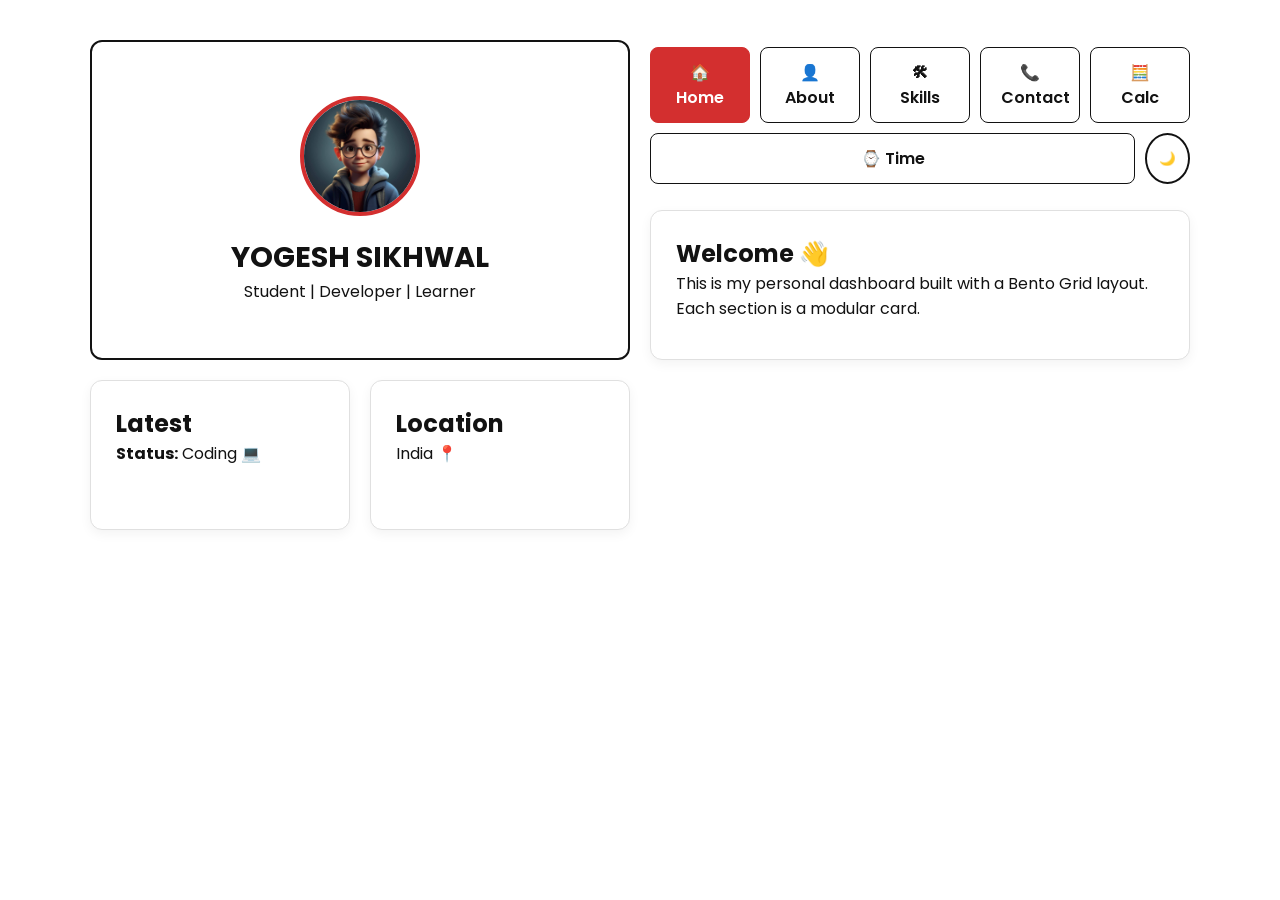
<file: index.html>
<!DOCTYPE html>
<html lang="en">
<head>
    <meta charset="UTF-8">
    <meta name="viewport" content="width=device-width, initial-scale=1.0">
    <title>Yogesh Sikhwal | Dashboard</title>
    <link rel="stylesheet" href="style.css">
</head>
<body>

    <div class="container">

        <header>
            <img src="profile.jpg" class="profile-pic" alt="">
            <h1>YOGESH SIKHWAL</h1>
            <p>Student | Developer | Learner</p>
        </header>

        <nav>
            <a class="active" href="index.html">🏠 Home</a>
            <a href="about.html">👤 About</a>
            <a href="skills.html">🛠 Skills</a>
            <a href="contact.html">📞 Contact</a>
            <a href="calculator.html">🧮 Calc</a>
            <a href="clock.html">⌚ Time</a>
            <button onclick="toggleDarkMode()">🌙</button> 
        </nav>

        <section class="wide">
            <h2>Welcome 👋</h2>
            <p>This is my personal dashboard built with a Bento Grid layout. Each section is a modular card.</p>
        </section>

        <section>
            <h2>Latest</h2>
            <p><strong>Status:</strong> Coding 💻</p>
        </section>

         <section>
            <h2>Location</h2>
            <p>India 📍</p>
        </section>

    </div>

    <script src="script.js"></script>
</body>
</html>
</file>
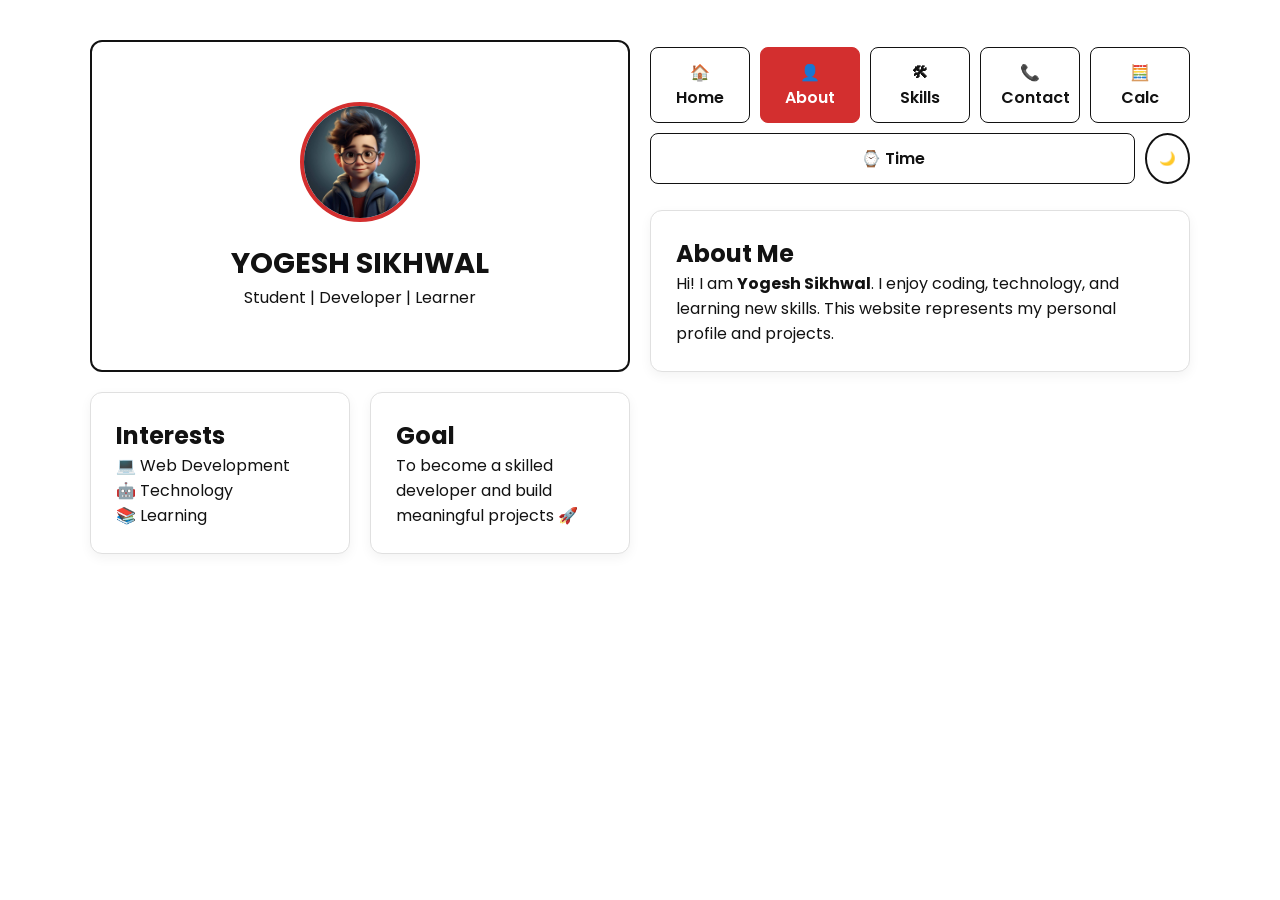
<file: about.html>
<!DOCTYPE html>
<html lang="en">
<head>
    <meta charset="UTF-8">
    <meta name="viewport" content="width=device-width, initial-scale=1.0">
    <title>About | Yogesh Sikhwal</title>
    <link rel="stylesheet" href="style.css">
</head>
<body>

    <div class="container">

        <header>
            <img src="profile.jpg" class="profile-pic" alt="Profile Photo">
            <h1>YOGESH SIKHWAL</h1>
            <p>Student | Developer | Learner</p>
        </header>

        <nav>
            <a href="index.html">🏠 Home</a>
            <a class="active" href="about.html">👤 About</a>
            <a href="skills.html">🛠 Skills</a>
            <a href="contact.html">📞 Contact</a>
            <a href="calculator.html">🧮 Calc</a>
            <a href="clock.html">⌚ Time</a>
            <button onclick="toggleDarkMode()">🌙</button>
        </nav>

        <section class="wide">
            <h2>About Me</h2>
            <p>
                Hi! I am <strong>Yogesh Sikhwal</strong>.  
                I enjoy coding, technology, and learning new skills.
                This website represents my personal profile and projects.
            </p>
        </section>

        <section>
            <h2>Interests</h2>
            <p>💻 Web Development<br>🤖 Technology<br>📚 Learning</p>
        </section>

        <section>
            <h2>Goal</h2>
            <p>To become a skilled developer and build meaningful projects 🚀</p>
        </section>

    </div>

    <script src="script.js"></script>
</body>
</html>
</file>
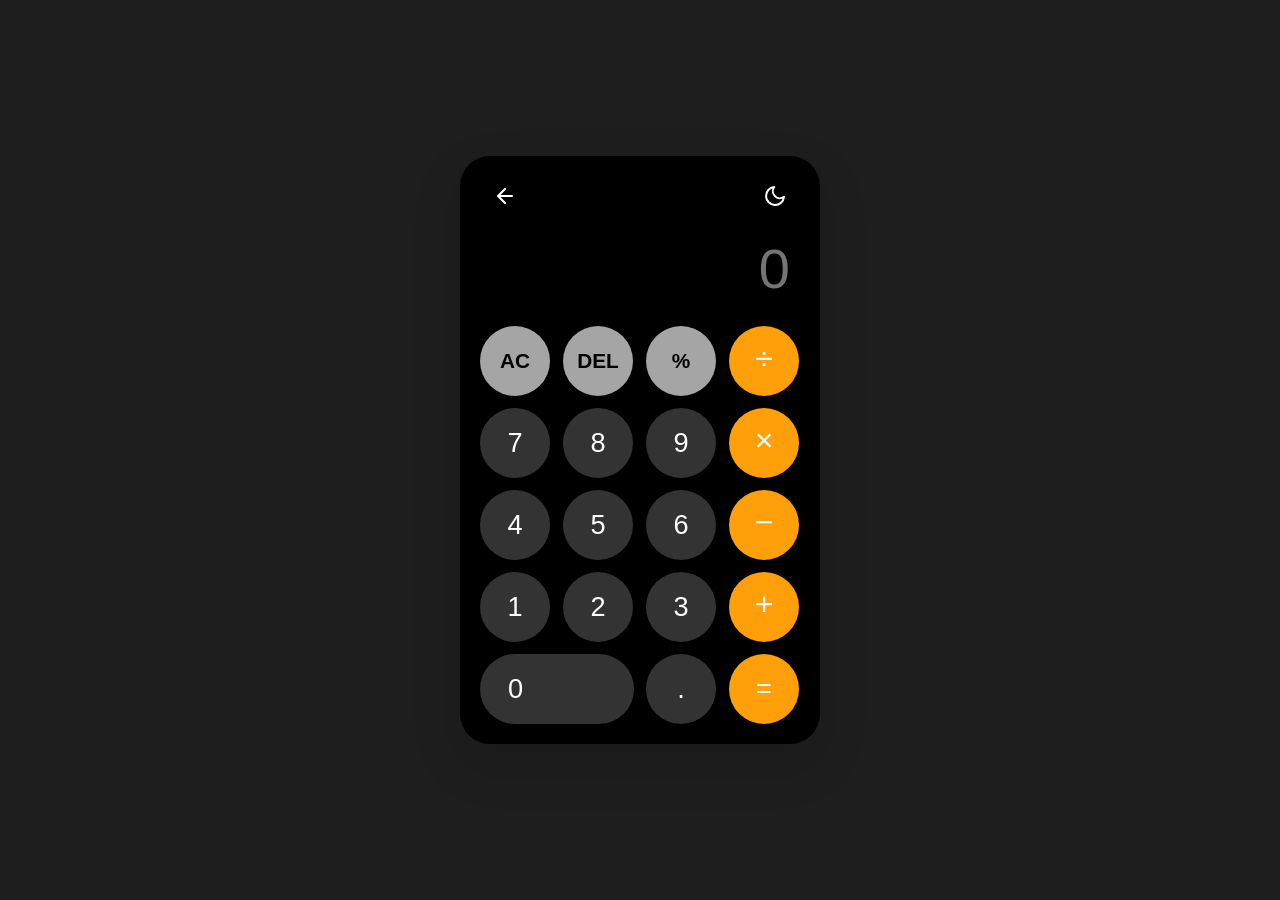
<file: calculator.html>
<!DOCTYPE html>
<html lang="en">
<head>
    <meta charset="UTF-8">
    <meta name="viewport" content="width=device-width, initial-scale=1.0">
    <title>Modern Calculator</title>
    <link rel="stylesheet" href="calculator.css">
</head>
<body>

    <div class="calculator">
        <div class="calc-header">
            <a href="index.html" class="back-btn" aria-label="Go Back">
                <svg width="24" height="24" viewBox="0 0 24 24" fill="none" stroke="currentColor" stroke-width="2" stroke-linecap="round" stroke-linejoin="round">
                    <path d="M19 12H5M12 19l-7-7 7-7"/>
                </svg>
            </a>
            
            <button class="theme-toggle" id="themeToggle" aria-label="Toggle Theme">
                <svg class="sun-icon" width="24" height="24" viewBox="0 0 24 24" fill="none" stroke="currentColor" stroke-width="2" stroke-linecap="round" stroke-linejoin="round">
                    <circle cx="12" cy="12" r="5"></circle>
                    <line x1="12" y1="1" x2="12" y2="3"></line>
                    <line x1="12" y1="21" x2="12" y2="23"></line>
                    <line x1="4.22" y1="4.22" x2="5.64" y2="5.64"></line>
                    <line x1="18.36" y1="18.36" x2="19.78" y2="19.78"></line>
                    <line x1="1" y1="12" x2="3" y2="12"></line>
                    <line x1="21" y1="12" x2="23" y2="12"></line>
                    <line x1="4.22" y1="19.78" x2="5.64" y2="18.36"></line>
                    <line x1="18.36" y1="5.64" x2="19.78" y2="4.22"></line>
                </svg>
                <svg class="moon-icon" width="24" height="24" viewBox="0 0 24 24" fill="none" stroke="currentColor" stroke-width="2" stroke-linecap="round" stroke-linejoin="round">
                    <path d="M21 12.79A9 9 0 1 1 11.21 3 7 7 0 0 0 21 12.79z"></path>
                </svg>
            </button>
        </div>

        <div class="display">
            <input type="text" id="display" placeholder="0" disabled>
        </div>
        
        <div class="buttons">
            <button class="btn function" onclick="clearDisplay()">AC</button>
            <button class="btn function" onclick="deleteLast()">DEL</button>
            <button class="btn function" onclick="appendOperator('%')">%</button>
            <button class="btn operator" onclick="appendOperator('/')">÷</button>
            
            <button class="btn number" onclick="appendNumber('7')">7</button>
            <button class="btn number" onclick="appendNumber('8')">8</button>
            <button class="btn number" onclick="appendNumber('9')">9</button>
            <button class="btn operator" onclick="appendOperator('*')">×</button>
            
            <button class="btn number" onclick="appendNumber('4')">4</button>
            <button class="btn number" onclick="appendNumber('5')">5</button>
            <button class="btn number" onclick="appendNumber('6')">6</button>
            <button class="btn operator" onclick="appendOperator('-')">−</button>
            
            <button class="btn number" onclick="appendNumber('1')">1</button>
            <button class="btn number" onclick="appendNumber('2')">2</button>
            <button class="btn number" onclick="appendNumber('3')">3</button>
            <button class="btn operator" onclick="appendOperator('+')">+</button>
            
            <button class="btn number zero" onclick="appendNumber('0')">0</button>
            <button class="btn number" onclick="appendNumber('.')">.</button>
            <button class="btn equals" onclick="calculate()">=</button>
        </div>
    </div>

    <script src="calculator.js"></script>
</body>
</html>
</file>
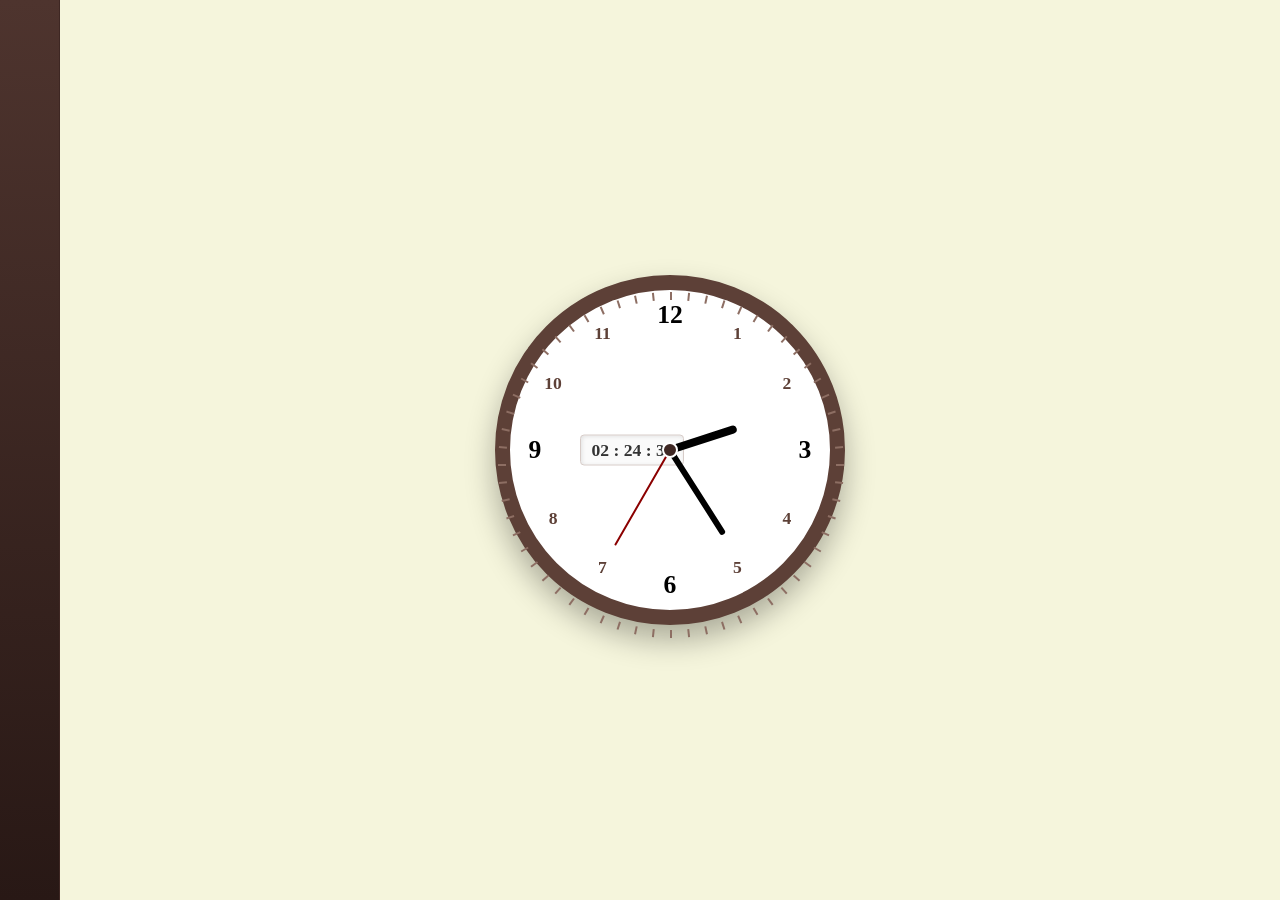
<file: clock.html>
<!DOCTYPE html>
<html lang="en">
<head>
    <meta charset="UTF-8">
    <meta name="viewport" content="width=device-width, initial-scale=1.0">
    <title>Hybrid Analog Clock</title>
    <link rel="stylesheet" href="clock.css">
</head>
<body>

    <div class="main-container">
        <div class="sidebar"></div>
        
        <div class="content-area">
            <div class="clock">
                <div class="digital-display" id="digital-time">00 : 00 : 00</div>
                
                <div class="center-dot"></div>

                <div class="hand hour" id="hour-hand"></div>
                <div class="hand minute" id="minute-hand"></div>
                <div class="hand second" id="second-hand"></div>

                <div class="face-markings" id="face-markings"></div>
            </div>
        </div>
    </div>

    <script src="clock.js"></script>
</body>
</html>
</file>
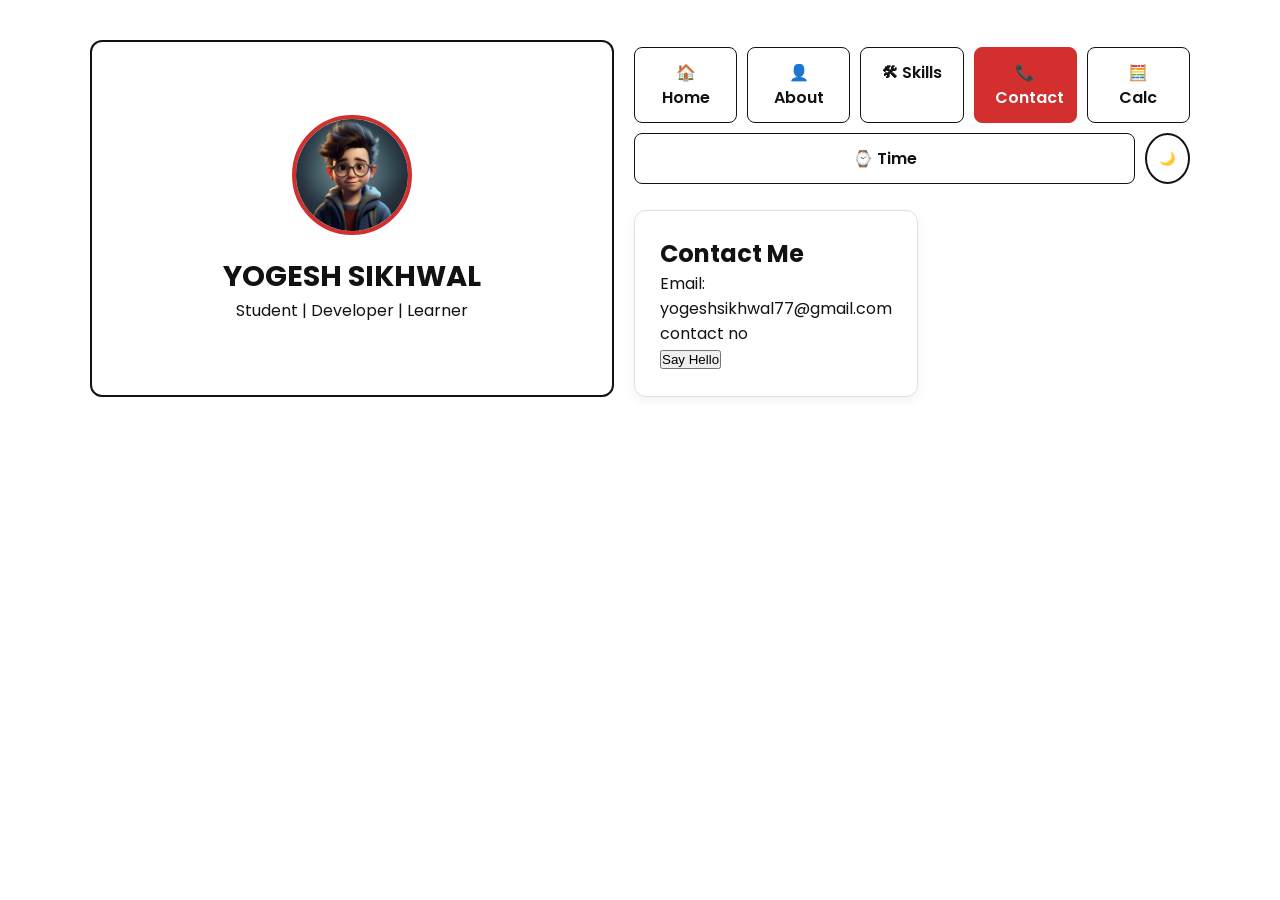
<file: contact.html>
<!DOCTYPE html>
<html lang="en">
<head>
    <meta charset="UTF-8">
    <title>Contact | Personal Website</title>
    <link rel="stylesheet" href="style.css">
</head>
<body>

<div class="container">

<header>
    <img src="profile.jpg" class="profile-pic">
    <h1>YOGESH SIKHWAL</h1>
    <p>Student | Developer | Learner</p>
</header>

<nav>
    <a href="index.html">🏠 Home</a>
    <a href="about.html">👤 About</a>
    <a href="skills.html">🛠 Skills</a>
    <a class="active" href="contact.html">📞 Contact</a>
    <a href="calculator.html">🧮 Calc</a>
    <a href="clock.html">⌚ Time</a>
    <button onclick="toggleDarkMode()">🌙</button>
</nav>

<section>
    <h2>Contact Me</h2>
    <p>Email: yogeshsikhwal77@gmail.com</p>
    <p>contact no</p>
    <button onclick="alert('Thanks for contacting 😊')">Say Hello</button>
</section>

</div>

<script src="script.js"></script>
</body>
</html>
</file>
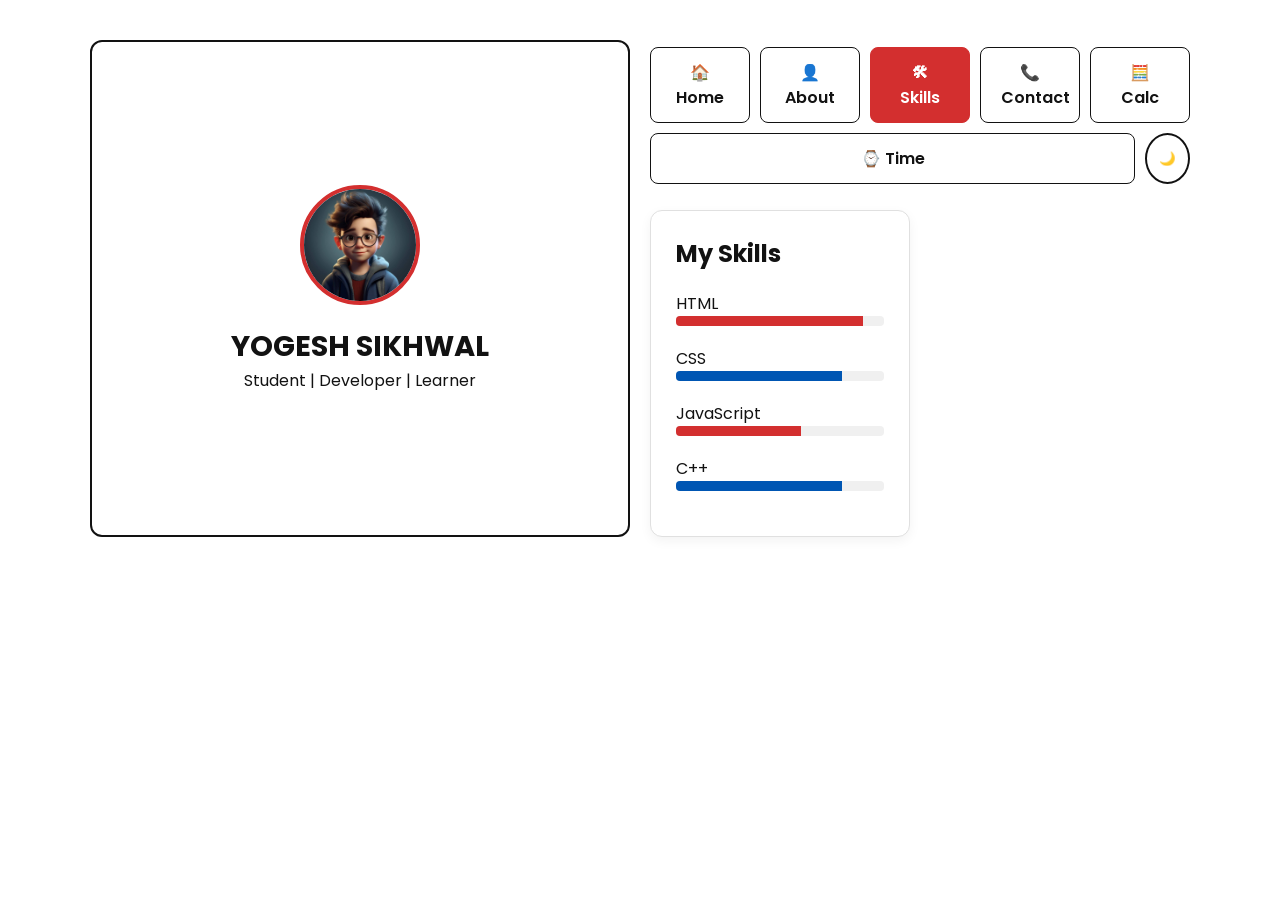
<file: skills.html>
<!DOCTYPE html>
<html lang="en">
<head>
    <meta charset="UTF-8">
    <title>Skills | Personal Website</title>
    <link rel="stylesheet" href="style.css">
</head>
<body>

<div class="container">

<header>
    <img src="profile.jpg" class="profile-pic">
    <h1>YOGESH SIKHWAL</h1>
    <p>Student | Developer | Learner</p>
</header>

<nav>
    <a href="index.html">🏠 Home</a>
    <a href="about.html">👤 About</a>
    <a class="active" href="skills.html">🛠 Skills</a>
    <a href="contact.html">📞 Contact</a>
    <a href="calculator.html">🧮 Calc</a>
    <a href="clock.html">⌚ Time</a>
    <button onclick="toggleDarkMode()">🌙</button>
</nav>

<section>
    <h2>My Skills</h2>

    <div class="skill">
        <span>HTML</span>
        <div class="bar"><div style="width:90%"></div></div>
    </div>

    <div class="skill">
        <span>CSS</span>
        <div class="bar"><div style="width:80%"></div></div>
    </div>

    <div class="skill">
        <span>JavaScript</span>
        <div class="bar"><div style="width:60%"></div></div>
    </div>

    <div class="skill">
        <span>C++</span>
        <div class="bar"><div style="width:80%"></div></div>
    </div>

</section>

</div>

<script src="script.js"></script>
</body>
</html>
</file>
<file: style.css>
@import url('https://fonts.googleapis.com/css2?family=Poppins:wght@300;400;600;700&display=swap');

:root {
    /* Color Palette Variables */
    --bg-color: #ffffff;
    --text-main: #121212;
    --text-secondary: #555555;
    --accent-blue: #0056b3;
    --accent-red: #d32f2f;
    --border-color: #e0e0e0;
    --card-shadow: 0 4px 12px rgba(0, 0, 0, 0.05);
}

* {
    margin: 0;
    padding: 0;
    box-sizing: border-box;
}

body {
    font-family: 'Poppins', sans-serif;
    background-color: var(--bg-color);
    color: var(--text-main);
    min-height: 100vh;
    padding: 40px 20px;
    display: flex;
    justify-content: center;
    align-items: flex-start; /* Aligns to top rather than center for long content */
}

/* Main Grid Layout */
.container {
    background: transparent;
    width: 100%;
    max-width: 1100px;
    /* This creates the "Different Sizes" effect */
    display: grid;
    grid-template-columns: repeat(4, 1fr); /* 4 Column Grid */
    grid-auto-rows: minmax(150px, auto);
    gap: 20px;
    box-shadow: none; /* Removed the old container shadow */
    border-radius: 0;
    padding: 0;
}

/* GRID SPANS 
   Apply these classes to your HTML sections to change their sizes
*/
header {
    grid-column: span 2; /* Header takes 2 columns */
    grid-row: span 2;    /* Header is taller */
}

nav {
    grid-column: span 2; /* Nav takes 2 columns */
    align-self: center;
}

section {
    grid-column: span 1; /* Default sections are small squares */
    background: white;
    border: 1px solid var(--border-color);
    border-radius: 12px;
    padding: 25px;
    box-shadow: var(--card-shadow);
    transition: transform 0.3s ease, border-color 0.3s ease;
}

/* Special sizing for specific sections (add class="wide" or "tall" to HTML) */
section.wide {
    grid-column: span 2;
}

section.tall {
    grid-row: span 2;
}

/* Hover Effects for Cards */
section:hover, header:hover {
    transform: translateY(-5px);
    border-color: var(--accent-blue);
}

/* Header Styling */
header {
    background: #ffffff;
    border: 2px solid var(--text-main); /* Bold black border */
    border-radius: 12px;
    display: flex;
    flex-direction: column;
    justify-content: center;
    align-items: center;
    text-align: center;
    padding: 30px;
    color: var(--text-main);
}

.profile-pic {
    width: 120px;
    height: 120px;
    border-radius: 50%;
    border: 4px solid var(--accent-red); /* Red border for profile */
    object-fit: cover;
    margin-bottom: 20px;
}

header h1 {
    font-size: 1.8rem;
    font-weight: 700;
}

/* Navigation Styling */
nav {
    display: flex;
    flex-wrap: wrap;
    gap: 10px;
    background: transparent;
    padding: 0;
}

nav a {
    flex: 1;
    text-align: center;
    text-decoration: none;
    color: var(--text-main);
    background: white;
    border: 1px solid var(--text-main);
    padding: 12px 20px;
    border-radius: 8px;
    font-weight: 600;
    transition: all 0.3s ease;
    min-width: 100px;
}

nav a:hover {
    background: var(--accent-blue);
    color: white;
    border-color: var(--accent-blue);
}

nav a.active {
    background: var(--accent-red);
    color: white;
    border-color: var(--accent-red);
}

/* Dark Mode Toggle Button (Styled as a minimal circle) */
nav button {
    border: 2px solid var(--text-main);
    background: white;
    color: var(--text-main);
    padding: 12px;
    border-radius: 50%;
    cursor: pointer;
    font-weight: bold;
    transition: 0.3s;
}

nav button:hover {
    background: var(--text-main);
    color: white;
}

/* Skills Section Styling */
.skill {
    margin: 20px 0;
}

.skill h3 {
    font-size: 0.9rem;
    color: var(--text-secondary);
    margin-bottom: 8px;
    text-transform: uppercase;
    letter-spacing: 1px;
}

.bar {
    background: #f0f0f0;
    border-radius: 4px;
    height: 10px;
    overflow: hidden;
    width: 100%;
}

.bar div {
    height: 100%;
    background: var(--accent-blue); /* Default Blue */
    width: 0%; /* Allow JS to animate this */
    transition: width 1s ease;
}

/* Alternate color for bars using :nth-child or specific classes */
.skill:nth-child(even) .bar div {
    background: var(--accent-red);
}

/* Responsive Design for Mobile */
@media (max-width: 768px) {
    .container {
        grid-template-columns: 1fr; /* Stack everything on mobile */
        gap: 15px;
    }

    header, nav, section.wide, section.tall {
        grid-column: span 1;
        grid-row: span 1;
    }
    
    nav {
        flex-direction: row;
        justify-content: space-between;
    }
}
</file>
<file: calculator.css>
:root {
    /* --- Dark Theme (Default) --- */
    --bg-body: #1e1e1e;
    --bg-calc: #000000;
    --text-display: #ffffff;
    --icon-color: #ffffff;
    
    --btn-number-bg: #333333;
    --btn-number-text: #ffffff;
    
    --btn-operator-bg: #ff9f0a;
    --btn-operator-text: #ffffff;
    
    --btn-function-bg: #a5a5a5;
    --btn-function-text: #000000;
    
    --gap: 12px;
}

/* --- Light Theme Override --- */
body.light-mode {
    --bg-body: #e0e5ec;
    --bg-calc: #ffffff;
    --text-display: #000000;
    --icon-color: #333333;
    
    --btn-number-bg: #efeff4;
    --btn-number-text: #000000;
    
    --btn-operator-bg: #ff9f0a; 
    --btn-operator-text: #ffffff;
    
    --btn-function-bg: #d4d4d2; 
    --btn-function-text: #000000;
}

* {
    margin: 0;
    padding: 0;
    box-sizing: border-box;
}

body {
    font-family: -apple-system, BlinkMacSystemFont, 'Segoe UI', Roboto, sans-serif;
    background: var(--bg-body);
    min-height: 100vh;
    /* THESE 3 LINES CENTER THE CALCULATOR */
    display: flex;
    justify-content: center;
    align-items: center;
    
    transition: background 0.3s ease;
}

.calculator {
    background: var(--bg-calc);
    border-radius: 30px;
    padding: 20px;
    box-shadow: 0 20px 50px rgba(0, 0, 0, 0.15);
    width: 100%;
    max-width: 360px;
    transition: background 0.3s ease;
}

.calc-header {
    display: flex;
    justify-content: space-between;
    align-items: center;
    margin-bottom: 10px;
    padding: 0 5px;
}

.back-btn, .theme-toggle {
    background: none;
    border: none;
    color: var(--icon-color);
    cursor: pointer;
    padding: 8px;
    border-radius: 50%;
    display: flex;
    align-items: center;
    justify-content: center;
    transition: background 0.2s;
}

.back-btn:hover, .theme-toggle:hover {
    background: rgba(128, 128, 128, 0.2);
}

.theme-toggle .sun-icon { display: none; }
.theme-toggle .moon-icon { display: block; }
body.light-mode .theme-toggle .sun-icon { display: block; }
body.light-mode .theme-toggle .moon-icon { display: none; }

.display {
    margin-bottom: 15px;
    padding: 0 10px;
}

#display {
    width: 100%;
    background: transparent;
    border: none;
    color: var(--text-display);
    font-size: 3.5rem;
    text-align: right;
    font-weight: 300;
    padding: 10px 0;
}

.buttons {
    display: grid;
    grid-template-columns: repeat(4, 1fr);
    gap: var(--gap);
}

.btn {
    height: 70px;
    width: 70px;
    border: none;
    border-radius: 50%;
    font-size: 1.7rem;
    font-weight: 500;
    cursor: pointer;
    transition: filter 0.2s;
    display: flex;
    justify-content: center;
    align-items: center;
}

.btn.number { background: var(--btn-number-bg); color: var(--btn-number-text); }
.btn.operator { background: var(--btn-operator-bg); color: var(--btn-operator-text); font-size: 2rem; padding-bottom: 5px; }
.btn.function { background: var(--btn-function-bg); color: var(--btn-function-text); font-size: 1.3rem; font-weight: 600; }
.btn.equals { background: var(--btn-operator-bg); color: var(--btn-operator-text); }
.btn.zero { grid-column: span 2; width: 100%; border-radius: 35px; justify-content: flex-start; padding-left: 28px; }

.btn:active { filter: brightness(120%); }
body.light-mode .btn:active { filter: brightness(90%); }

@media (max-width: 400px) {
    .calculator {
        border-radius: 0;
        height: 100vh;
        padding: 20px;
        display: flex;
        flex-direction: column;
    }
    .calc-header { margin-bottom: auto; }
    .buttons { margin-top: 20px; }
}
</file>
<file: clock.css>
* {
    box-sizing: border-box;
}

body {
    margin: 0;
    padding: 0;
    font-family: 'Times New Roman', serif;
    height: 100vh;
    overflow: hidden;
}

.main-container {
    display: flex;
    width: 100%;
    height: 100%;
}

/* Sidebar: Dark Wood Gradient */
.sidebar {
    width: 60px;
    background: linear-gradient(180deg, #4e342e, #281815); /* Dark Brown/Coffee */
    height: 100%;
    flex-shrink: 0;
    border-right: 1px solid #3e2723;
}

/* Main Background: Soft Beige/Cream (The "Wall") */
.content-area {
    flex-grow: 1;
    background-color: #f5f5dc; /* Beige/Cream */
    display: flex;
    justify-content: center;
    align-items: center;
    position: relative;
}

/* The Clock Body */
.clock {
    width: 350px;
    height: 350px;
    background-color: #ffffff; /* Pure White Face */
    border: 15px solid #5d4037; /* Solid Brown Rim */
    border-radius: 50%;
    position: relative;
    box-shadow: 0 15px 30px rgba(0,0,0,0.3); /* Stronger shadow for depth */
}

/* --- Hands --- */
.hand {
    position: absolute;
    bottom: 50%;
    left: 50%;
    transform-origin: bottom center;
    border-radius: 10px;
    z-index: 10;
}

.hour {
    width: 8px;
    height: 70px;
    background: black; /* Classic Black */
    margin-left: -4px;
    z-index: 11;
}

.minute {
    width: 6px;
    height: 100px;
    background: black; /* Classic Black */
    margin-left: -3px;
    z-index: 12;
}

.second {
    width: 2px;
    height: 110px;
    background: #8b0000; /* Deep Red/Burgundy - Aligns with Brown */
    margin-left: -1px;
    z-index: 13;
}

.center-dot {
    position: absolute;
    width: 16px;
    height: 16px;
    background: #3e2723; /* Dark Brown dot */
    border: 2px solid white;
    border-radius: 50%;
    top: 50%;
    left: 50%;
    transform: translate(-50%, -50%);
    z-index: 14;
}

/* --- Digital Display Box --- */
.digital-display {
    position: absolute;
    top: 50%;
    left: 22%;
    transform: translateY(-50%);
    background: #fafafa; /* Off-white */
    padding: 4px 10px;
    border-radius: 4px;
    font-family: 'Times New Roman', serif;
    font-weight: bold;
    font-size: 1.1em;
    color: #333;
    box-shadow: inset 1px 1px 4px rgba(0,0,0,0.1);
    z-index: 5;
    border: 1px solid #d7ccc8; /* Subtle brown border */
}

/* --- Markings (Numbers & Ticks) --- */
.face-markings {
    width: 100%;
    height: 100%;
    position: absolute;
    top: 0;
    left: 0;
}

/* Ticks */
.tick {
    position: absolute;
    width: 2px; /* Made slightly thicker for visibility */
    height: 8px;
    background: #8d6e63; /* Muted Brown ticks */
    left: 50%;
    top: 2px;
    transform-origin: 50% 173px;
}

/* Numbers */
.number {
    position: absolute;
    width: 30px;
    height: 30px;
    left: 50%;
    top: 50%;
    text-align: center;
    line-height: 30px;
    font-weight: bold;
    margin-left: -15px;
    margin-top: -15px;
}

/* Major Numbers (12, 3, 6, 9) */
.num-major {
    color: black;
    font-size: 1.6em;
}

/* Minor Numbers (1, 2, 4, 5...) */
.num-minor {
    color: #5d4037; /* Dark Brown */
    font-size: 1.1em;
}
</file>
